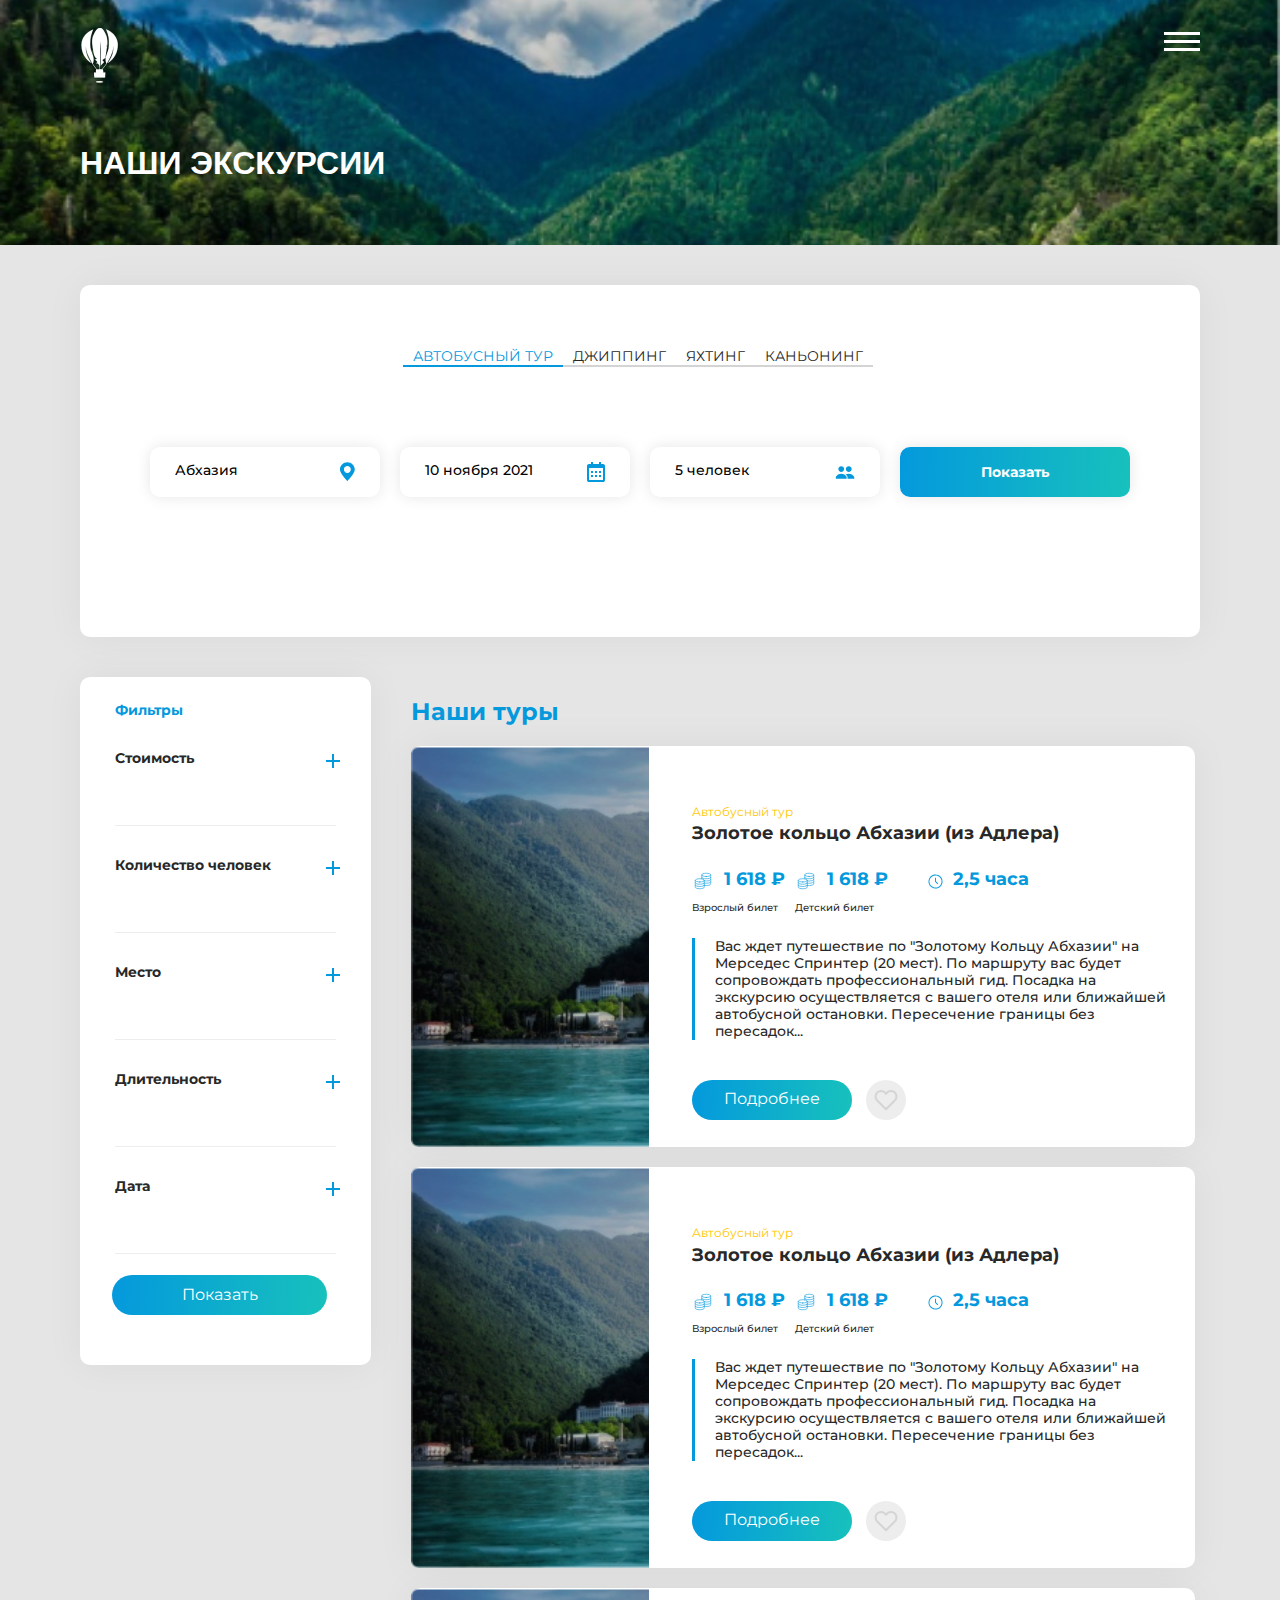
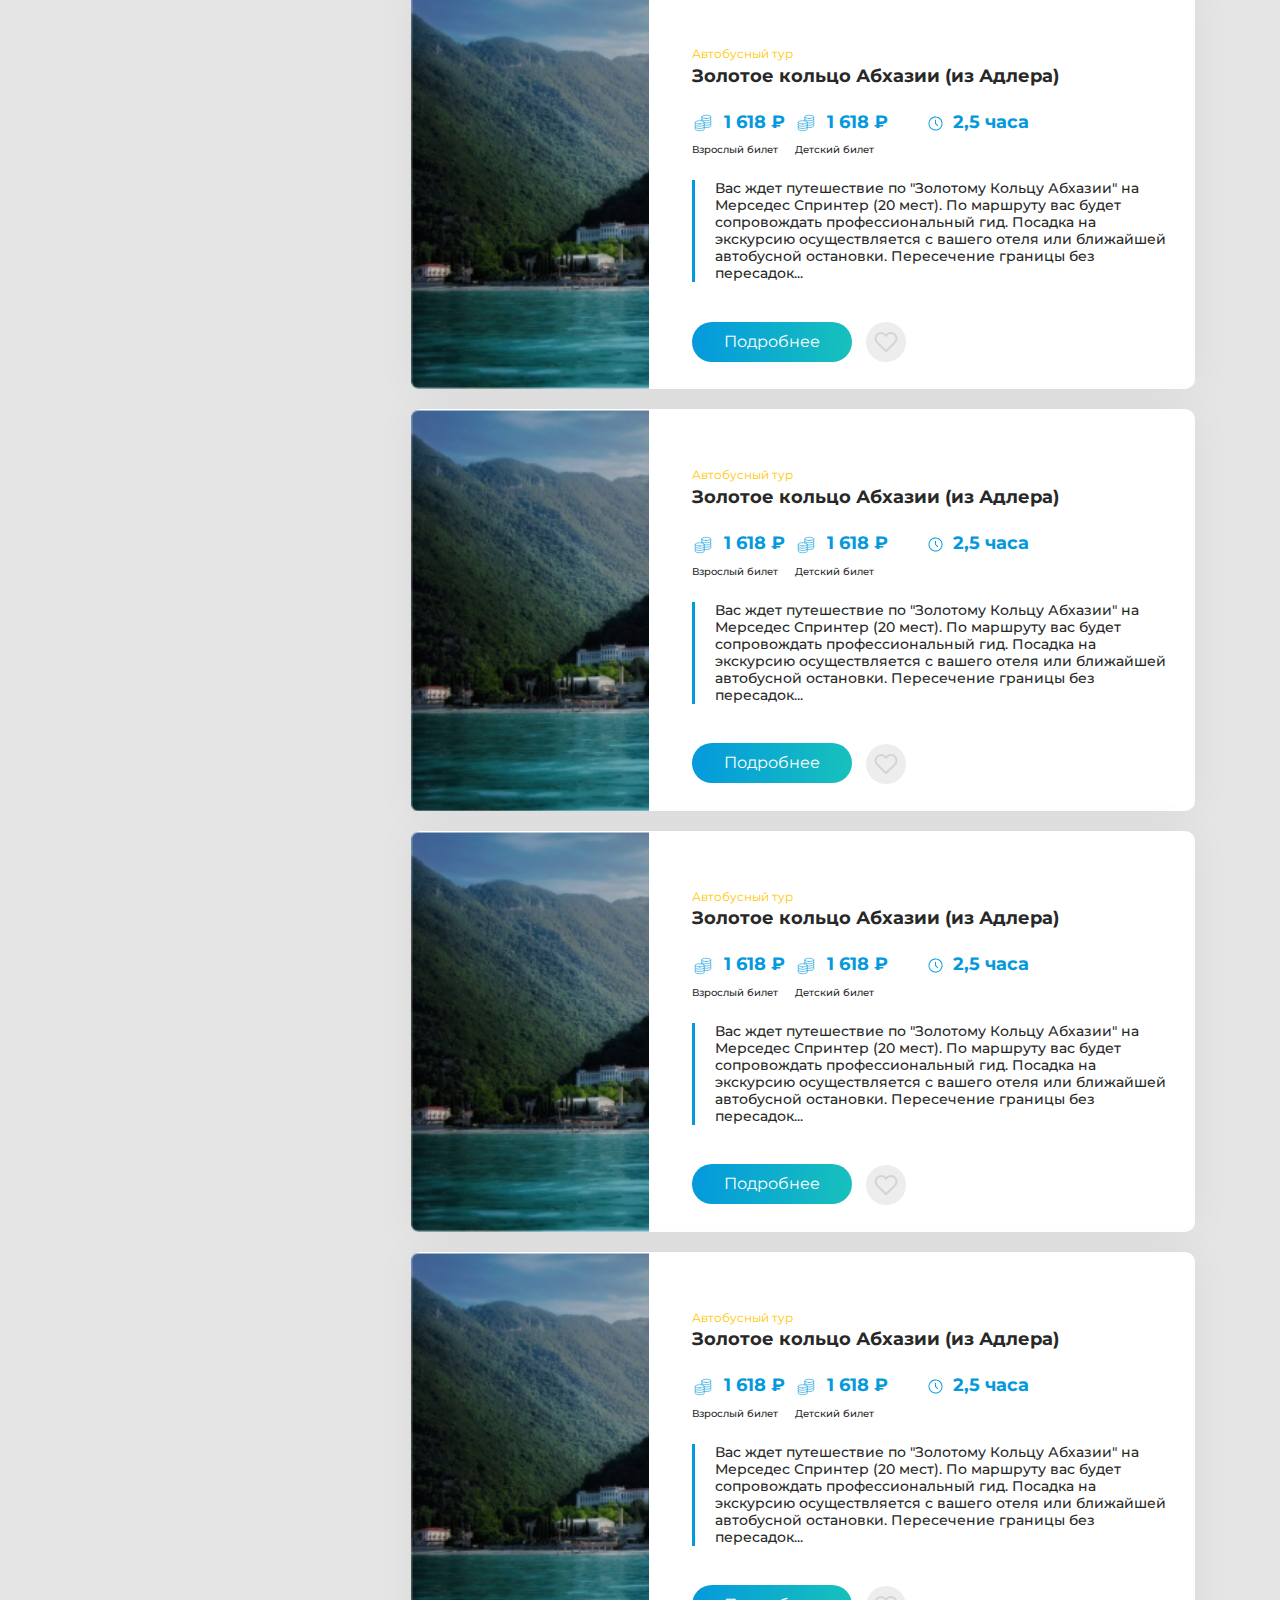
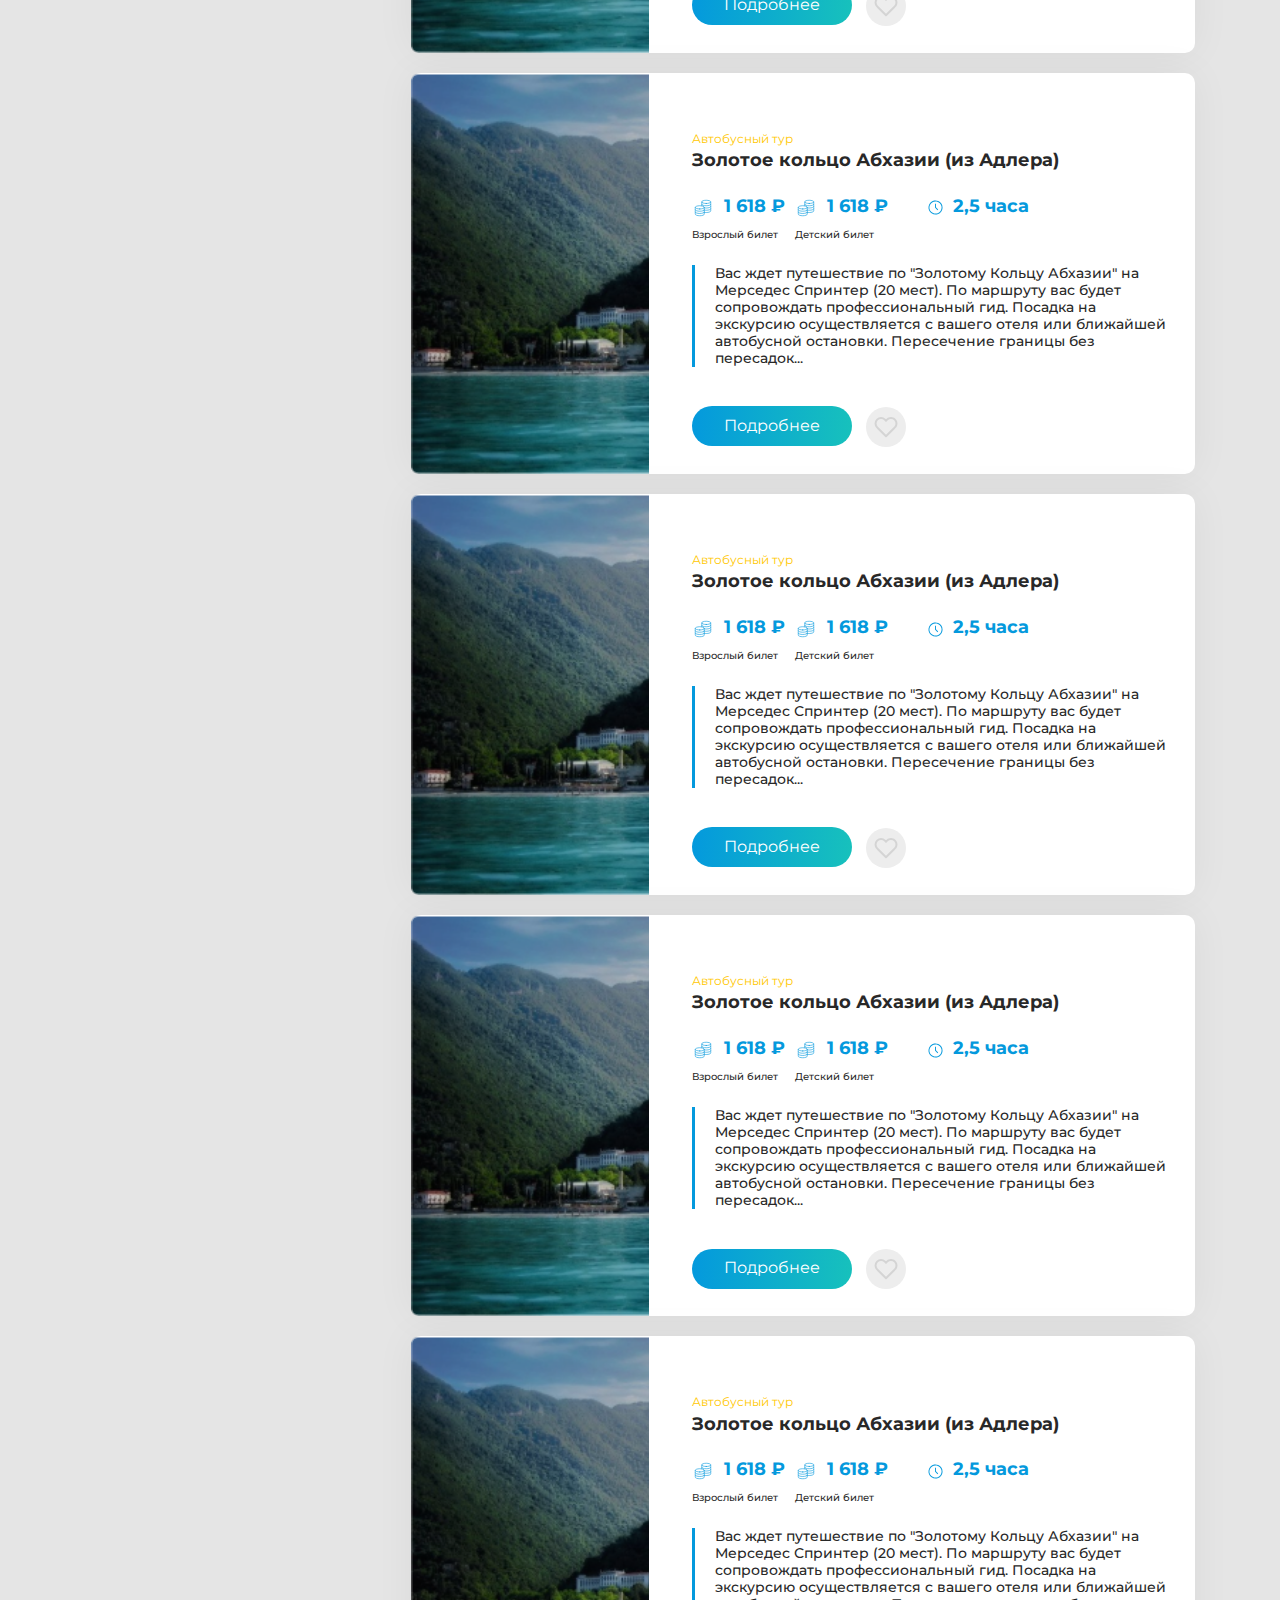
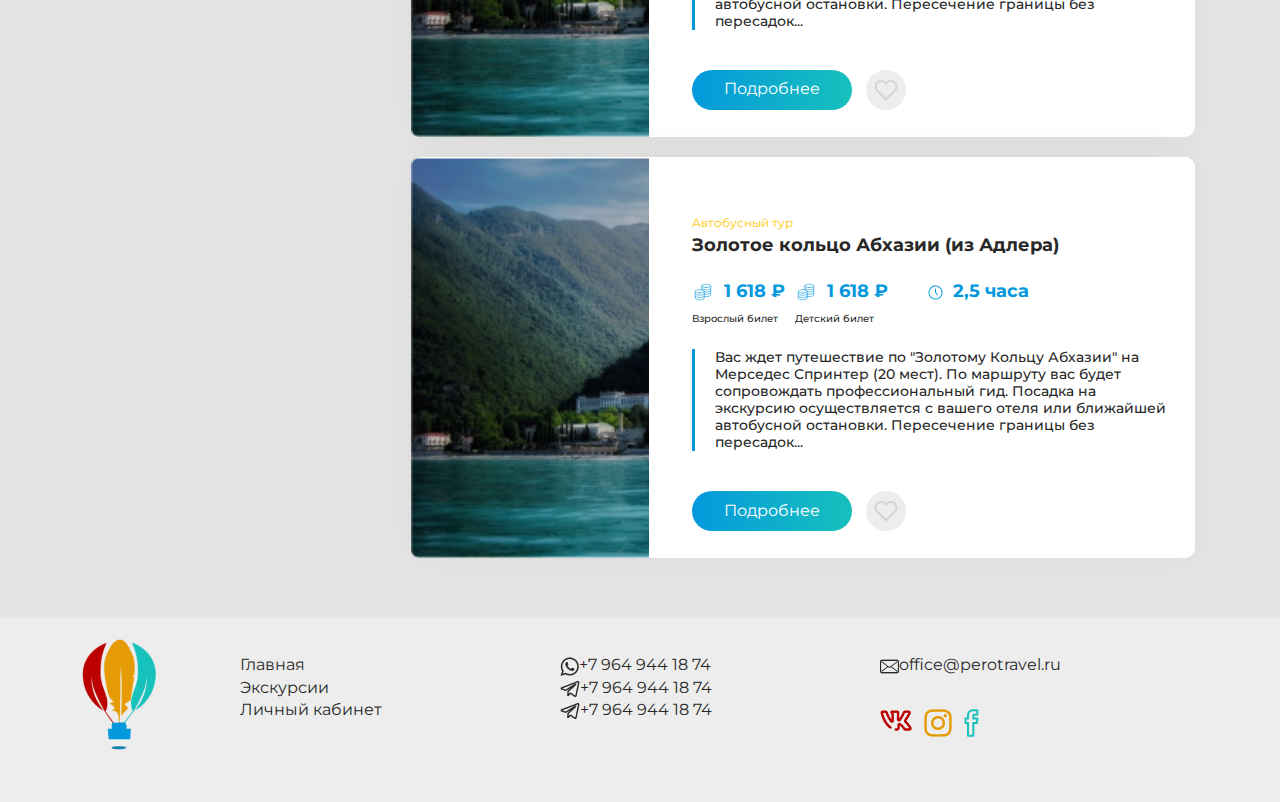
<file: excursions.html>
<!DOCTYPE html>
<html lang="en" xmlns="">

<head>
    <meta name="viewport" content="width=device-width, initial-scale=1">

    <meta property="og:title" content="">
    <meta property="og:type" content="">
    <meta property="og:url" content="">
    <meta property="og:image" content="">

    <link rel="manifest" href="site.webmanifest">
    <link rel="apple-touch-icon" href="icon.png">
    <!-- Place favicon.ico in the root directory -->
    <link rel="preconnect" href="https://fonts.googleapis.com">
    <link rel="preconnect" href="https://fonts.gstatic.com" crossorigin>
    <link href="https://fonts.googleapis.com/css2?family=Montserrat:wght@400;500;700;800;900&display=swap"
        rel="stylesheet">

    <link rel="stylesheet" href="css/normalize.css">
	<link rel="stylesheet" href="libs/nouislider.min.css">
    <link rel="stylesheet" href="css/main.css">

    <meta charset="UTF-8">
    <title>excursions</title>
</head>

<body>
    <header id="header-excursions">
        <div class="container">
            <nav>
                <div class="logo"><a href="#"><img src="img/logo.png" alt="logo"></a></div>
                <div class="hamburger-menu">
                    <input id="menu__toggle" type="checkbox" />
                    <label class="menu__btn" for="menu__toggle">
                        <span></span>
                    </label>
                    <ul class="menu__box">
                        <li><a class="menu__item" href="index.html">Главная</a></li>
                        <li><a class="menu__item" href="#">Экскурсии</a></li>
                        <li><a class="menu__item" href="#">Личный кабинет</a></li>
                    </ul>
                </div>
            </nav>
            <h1>Наши экскурсии</h1>
        </div>
    </header>
    <main id="main-excursion">
        <div class="container">
            <div class="excursions-filter">
                <div class="excursions-filter-radio">
                  <div class="form-radio-btn">
                      <input id="radio-1" type="radio" name="radio" value="1" checked>
                      <label for="radio-1">АВТОБУСНЫЙ ТУР</label>
                  </div>
                  <div class="form-radio-btn">
                      <input id="radio-2" type="radio" name="radio" value="2">
                      <label for="radio-2">ДЖИППИНГ</label>
                  </div>
                  <div class="form-radio-btn">
                      <input id="radio-3" type="radio" name="radio" value="3">
                      <label for="radio-3">ЯХТИНГ</label>
                  </div>
                  <div class="form-radio-btn">
                      <input id="radio-4" type="radio" name="radio" value="4">
                      <label for="radio-4">КАНЬОНИНГ</label>
                  </div>
                </div>
                <div class="excursions-filter-buttons">
                    <div class="excursions-filter-button" id="excursions-place"><button>Абхазия <img src="img/map1.svg" alt="map"></button></div>
                    <div class="excursions-filter-button" id="excursions-date"><button>10 ноября 2021 <img src="img/calendar.svg" alt="calendar"></button></div>
                    <div class="excursions-filter-button" id="excursions-peoples"><button>5 человек <img src="img/peoples.svg" alt="peoples"></button></div>
                    <div class="excursions-filter-button-sub" id="excursions-submit"><button>Показать</button></div>
                </div>
            </div>

            <div class="excursions-our-tours">
                <div class="excursions-filter-left">
                    <h5>Фильтры</h5>
	                  <div class="filter-left-items">
		                    <div class="filter-left-item">
		                        <div class="filter-top"><h6>Стоимость</h6><input data-toggle-id="price-filter" type="checkbox" name="checkbox-price" id="checkbox-price" class="menu__toggle1" checked="checked"><label class="menu__btn1" for="checkbox-price"><span></span></label></div>
														<div id="price-filter" hidden>
															<label for="input-0"></label><input type="number" class="price-input" min="1000" max="8000" name="price-filter-input" id="input-0">
															<label for="input-1"></label><input type="number" class="price-input" min="1000" max="8000" name="price-filter-input" id="input-1">
															<div class="filter-price__slider" id="range-slider"></div>
														</div>
		                    </div>
		                    <div class="filter-left-item">
		                        <div class="filter-top"><h6>Количество человек</h6><input data-toggle-id="peoples-filter" type="checkbox" name="checkbox-people" id="checkbox-peoples" class="menu__toggle1" checked="checked"><label class="menu__btn1" for="checkbox-peoples"><span></span></label></div>
														<div id="peoples-filter" hidden>
															<div class="pfr" id="peoples-filter-btn-1"><input class="peoples-filter-radio" type="radio" name="peoples-radio" id="peoples-radio-1" value="1" hidden><label class="peoples-filter-btn" for="peoples-radio-1">1 чел.</label></div>
															<div class="pfr" id="peoples-filter-btn-2"><input class="peoples-filter-radio" type="radio" name="peoples-radio" id="peoples-radio-2" value="2" hidden><label class="peoples-filter-btn" for="peoples-radio-2">2 чел.</label></div>
															<div class="pfr" id="peoples-filter-btn-3"><input class="peoples-filter-radio" type="radio" name="peoples-radio" id="peoples-radio-3" value="3" hidden><label class="peoples-filter-btn" for="peoples-radio-3">3 чел.</label></div>
															<div class="pfr" id="peoples-filter-btn-4"><input class="peoples-filter-radio" type="radio" name="peoples-radio" id="peoples-radio-4" value="4" hidden><label class="peoples-filter-btn" for="peoples-radio-4">4 чел.</label></div>
															<div class="pfr" id="peoples-filter-btn-5"><input class="peoples-filter-radio" type="radio" name="peoples-radio" id="peoples-radio-5" value="5" checked hidden><label class="peoples-filter-btn" for="peoples-radio-5">5 чел.</label></div>
															<div class="pfr" id="peoples-filter-btn-6"><input class="peoples-filter-radio" type="radio" name="peoples-radio" id="peoples-radio-6" value="6" hidden><label class="peoples-filter-btn" for="peoples-radio-6">6 чел.</label></div>
															<div class="pfr" id="peoples-filter-btn-7"><input class="peoples-filter-radio" type="radio" name="peoples-radio" id="peoples-radio-7" value="7" hidden><label class="peoples-filter-btn" for="peoples-radio-7">7 чел.</label></div>
															<div class="pfr" id="peoples-filter-btn-8"><input class="peoples-filter-radio" type="radio" name="peoples-radio" id="peoples-radio-8" value="8" hidden><label class="peoples-filter-btn" for="peoples-radio-8">8 чел.</label></div>
															<div class="pfr" id="peoples-filter-btn-9" ><input class="peoples-filter-radio" type="radio" name="peoples-radio" id="peoples-radio-9" value="9" hidden><label class="peoples-filter-btn" for="peoples-radio-9">9 чел.</label></div>
															<div class="pfr" id="peoples-filter-btn-10"><input class="peoples-filter-radio" type="radio" name="peoples-radio" id="peoples-radio-10" value="10" hidden><label class="peoples-filter-btn" for="peoples-radio-10">10 чел.</label></div>
															<div class="pfr" id="peoples-filter-btn-11"><input class="peoples-filter-radio" type="radio" name="peoples-radio" id="peoples-radio-10+" value="11" hidden><label class="peoples-filter-btn" for="peoples-radio-10+">Больше 10 чел.</label></div>
														</div>
		                    </div>
		                    <div class="filter-left-item">
		                        <div class="filter-top"><h6>Место</h6><input data-toggle-id="map-filter" type="checkbox" name="checkbox-map" id="checkbox-map" class="menu__toggle1" checked="checked"><label class="menu__btn1" for="checkbox-map"><span></span></label></div>
														<div id="map-filter" hidden>
															<input type="radio" name="map-filter" id="Abkhazia"><label for="Abkhazia">Абхазия</label><br>
															<input type="radio" name="map-filter" id="Krasnaya_Polyana"><label for="Krasnaya_Polyana">Красная поляна</label><br>
															<input type="radio" name="map-filter" id="Sochi"><label for="Sochi">Сочи</label><br>
															<input type="radio" name="map-filter" id="Adler1"><label for="Adler1">Адлер</label><br>
															<input type="radio" name="map-filter" id="Adler2"><label for="Adler2">Адлер</label><br>
														</div>
		                    </div>
		                    <div class="filter-left-item">
		                        <div class="filter-top"><h6>Длительность</h6><input data-toggle-id="duration-filter" type="checkbox" name="checkbox-duration" id="checkbox-duration" class="menu__toggle1" checked="checked"><label class="menu__btn1" for="checkbox-duration"><span></span></label></div>
														<div id="duration-filter" hidden>
																<div class="pfr" id="duration-filter-btn-1"><input class="peoples-filter-radio" type="radio" name="duration-filter-radio" id="duration-filter-radio-1" value="1,5" hidden><label class="peoples-filter-btn" for="duration-filter-radio-1">1,5 часа</label></div>
																<div class="pfr" id="duration-filter-btn-2"><input class="peoples-filter-radio" type="radio" name="duration-filter-radio" id="duration-filter-radio-2" value="2,5" hidden><label class="peoples-filter-btn" for="duration-filter-radio-2">2,5 часа</label></div>
																<div class="pfr" id="duration-filter-btn-3"><input class="peoples-filter-radio" type="radio" name="duration-filter-radio" id="duration-filter-radio-3" value="3,5" hidden><label class="peoples-filter-btn" for="duration-filter-radio-3">3,5 часа</label></div>
														</div>
		                    </div>
		                    <div class="filter-left-item">
		                        <div class="filter-top"><h6>Дата</h6><input data-toggle-id="date-filter" type="checkbox" name="checkbox-date" id="checkbox-date" class="menu__toggle1" checked="checked"><label class="menu__btn1" for="checkbox-date"><span></span></label></div>
														<div id="date-filter" hidden></div>
		                    </div>
		                    <button id="filter-left-btn">Показать</button>
	                  </div>
                </div>
                <div class="our-tours">
                    <h2>Наши туры</h2>
                    <div class="our-tours-cards">
                        <div class="our-tours-card">
                            <div class="our-tours-card-img"></div>
                            <div class="our-tours-card-content">
                                <div class="our-tours-card-text">
                                    <span>Автобусный тур</span>
                                    <h4>Золотое кольцо Абхазии (из Адлера)</h4>
                                    <div class="our-tours-card-table">
                                        <div class="our-tours-card-td"><img src="img/coins.svg" alt=""><span
                                                style="color: #0499DD">1 618 ₽</span>
                                            <p>Взрослый билет</p>
                                        </div>
                                        <div class="our-tours-card-td"><img src="img/coins.svg" alt=""><span
                                                style="color: #0499DD">1 618 ₽</span>
                                            <p>Детский билет</p>
                                        </div>
                                        <div class="our-tours-card-td our-tours-time"><img src="img/time.svg"
                                                alt=""><span style="color: #0499DD">2,5 часа</span></div>
                                    </div>
                                    <div class="our-tours-card-description">
                                        <p>Вас ждет путешествие по "Золотому Кольцу Абхазии" на Мерседес Спринтер (20
                                            мест). По маршруту вас будет сопровождать профессиональный гид. Посадка на
                                            экскурсию осуществляется с вашего отеля или ближайшей автобусной остановки.
                                            Пересечение границы без пересадок...</p>
                                    </div>
                                </div>
                                <button class="our-tours-btn">Подробнее</button> <button class="our-tours-like"><img src="img/like.svg"
                                        alt=""></button>
                            </div>
                        </div>
                        <div class="our-tours-card">
                            <div class="our-tours-card-img"></div>
                            <div class="our-tours-card-content">
                                <div class="our-tours-card-text">
                                    <span>Автобусный тур</span>
                                    <h4>Золотое кольцо Абхазии (из Адлера)</h4>
                                    <div class="our-tours-card-table">
                                        <div class="our-tours-card-td"><img src="img/coins.svg" alt=""><span
                                                style="color: #0499DD">1 618 ₽</span>
                                            <p>Взрослый билет</p>
                                        </div>
                                        <div class="our-tours-card-td"><img src="img/coins.svg" alt=""><span
                                                style="color: #0499DD">1 618 ₽</span>
                                            <p>Детский билет</p>
                                        </div>
                                        <div class="our-tours-card-td our-tours-time"><img src="img/time.svg"
                                                alt=""><span style="color: #0499DD">2,5 часа</span></div>
                                    </div>
                                    <div class="our-tours-card-description">
                                        <p>Вас ждет путешествие по "Золотому Кольцу Абхазии" на Мерседес Спринтер (20
                                            мест). По маршруту вас будет сопровождать профессиональный гид. Посадка на
                                            экскурсию осуществляется с вашего отеля или ближайшей автобусной остановки.
                                            Пересечение границы без пересадок...</p>
                                    </div>
                                </div>
                                <button class="our-tours-btn">Подробнее</button> <button class="our-tours-like"><img src="img/like.svg"
                                        alt=""></button>
                            </div>
                        </div>
                        <div class="our-tours-card">
                            <div class="our-tours-card-img"></div>
                            <div class="our-tours-card-content">
                                <div class="our-tours-card-text">
                                    <span>Автобусный тур</span>
                                    <h4>Золотое кольцо Абхазии (из Адлера)</h4>
                                    <div class="our-tours-card-table">
                                        <div class="our-tours-card-td"><img src="img/coins.svg" alt=""><span
                                                style="color: #0499DD">1 618 ₽</span>
                                            <p>Взрослый билет</p>
                                        </div>
                                        <div class="our-tours-card-td"><img src="img/coins.svg" alt=""><span
                                                style="color: #0499DD">1 618 ₽</span>
                                            <p>Детский билет</p>
                                        </div>
                                        <div class="our-tours-card-td our-tours-time"><img src="img/time.svg"
                                                alt=""><span style="color: #0499DD">2,5 часа</span></div>
                                    </div>
                                    <div class="our-tours-card-description">
                                        <p>Вас ждет путешествие по "Золотому Кольцу Абхазии" на Мерседес Спринтер (20
                                            мест). По маршруту вас будет сопровождать профессиональный гид. Посадка на
                                            экскурсию осуществляется с вашего отеля или ближайшей автобусной остановки.
                                            Пересечение границы без пересадок...</p>
                                    </div>
                                </div>
                                <button class="our-tours-btn">Подробнее</button> <button class="our-tours-like"><img src="img/like.svg"
                                        alt=""></button>
                            </div>
                        </div>
                        <div class="our-tours-card">
                            <div class="our-tours-card-img"></div>
                            <div class="our-tours-card-content">
                                <div class="our-tours-card-text">
                                    <span>Автобусный тур</span>
                                    <h4>Золотое кольцо Абхазии (из Адлера)</h4>
                                    <div class="our-tours-card-table">
                                        <div class="our-tours-card-td"><img src="img/coins.svg" alt=""><span
                                                style="color: #0499DD">1 618 ₽</span>
                                            <p>Взрослый билет</p>
                                        </div>
                                        <div class="our-tours-card-td"><img src="img/coins.svg" alt=""><span
                                                style="color: #0499DD">1 618 ₽</span>
                                            <p>Детский билет</p>
                                        </div>
                                        <div class="our-tours-card-td our-tours-time"><img src="img/time.svg"
                                                alt=""><span style="color: #0499DD">2,5 часа</span></div>
                                    </div>
                                    <div class="our-tours-card-description">
                                        <p>Вас ждет путешествие по "Золотому Кольцу Абхазии" на Мерседес Спринтер (20
                                            мест). По маршруту вас будет сопровождать профессиональный гид. Посадка на
                                            экскурсию осуществляется с вашего отеля или ближайшей автобусной остановки.
                                            Пересечение границы без пересадок...</p>
                                    </div>
                                </div>
                                <button class="our-tours-btn">Подробнее</button> <button class="our-tours-like"><img src="img/like.svg"
                                        alt=""></button>
                            </div>
                        </div>
                        <div class="our-tours-card">
                            <div class="our-tours-card-img"></div>
                            <div class="our-tours-card-content">
                                <div class="our-tours-card-text">
                                    <span>Автобусный тур</span>
                                    <h4>Золотое кольцо Абхазии (из Адлера)</h4>
                                    <div class="our-tours-card-table">
                                        <div class="our-tours-card-td"><img src="img/coins.svg" alt=""><span
                                                style="color: #0499DD">1 618 ₽</span>
                                            <p>Взрослый билет</p>
                                        </div>
                                        <div class="our-tours-card-td"><img src="img/coins.svg" alt=""><span
                                                style="color: #0499DD">1 618 ₽</span>
                                            <p>Детский билет</p>
                                        </div>
                                        <div class="our-tours-card-td our-tours-time"><img src="img/time.svg"
                                                alt=""><span style="color: #0499DD">2,5 часа</span></div>
                                    </div>
                                    <div class="our-tours-card-description">
                                        <p>Вас ждет путешествие по "Золотому Кольцу Абхазии" на Мерседес Спринтер (20
                                            мест). По маршруту вас будет сопровождать профессиональный гид. Посадка на
                                            экскурсию осуществляется с вашего отеля или ближайшей автобусной остановки.
                                            Пересечение границы без пересадок...</p>
                                    </div>
                                </div>
                                <button class="our-tours-btn">Подробнее</button> <button class="our-tours-like"><img src="img/like.svg"
                                        alt=""></button>
                            </div>
                        </div>
                        <div class="our-tours-card">
                            <div class="our-tours-card-img"></div>
                            <div class="our-tours-card-content">
                                <div class="our-tours-card-text">
                                    <span>Автобусный тур</span>
                                    <h4>Золотое кольцо Абхазии (из Адлера)</h4>
                                    <div class="our-tours-card-table">
                                        <div class="our-tours-card-td"><img src="img/coins.svg" alt=""><span
                                                style="color: #0499DD">1 618 ₽</span>
                                            <p>Взрослый билет</p>
                                        </div>
                                        <div class="our-tours-card-td"><img src="img/coins.svg" alt=""><span
                                                style="color: #0499DD">1 618 ₽</span>
                                            <p>Детский билет</p>
                                        </div>
                                        <div class="our-tours-card-td our-tours-time"><img src="img/time.svg"
                                                alt=""><span style="color: #0499DD">2,5 часа</span></div>
                                    </div>
                                    <div class="our-tours-card-description">
                                        <p>Вас ждет путешествие по "Золотому Кольцу Абхазии" на Мерседес Спринтер (20
                                            мест). По маршруту вас будет сопровождать профессиональный гид. Посадка на
                                            экскурсию осуществляется с вашего отеля или ближайшей автобусной остановки.
                                            Пересечение границы без пересадок...</p>
                                    </div>
                                </div>
                                <button class="our-tours-btn">Подробнее</button> <button class="our-tours-like"><img src="img/like.svg"
                                        alt=""></button>
                            </div>
                        </div>
                        <div class="our-tours-card">
                            <div class="our-tours-card-img"></div>
                            <div class="our-tours-card-content">
                                <div class="our-tours-card-text">
                                    <span>Автобусный тур</span>
                                    <h4>Золотое кольцо Абхазии (из Адлера)</h4>
                                    <div class="our-tours-card-table">
                                        <div class="our-tours-card-td"><img src="img/coins.svg" alt=""><span
                                                style="color: #0499DD">1 618 ₽</span>
                                            <p>Взрослый билет</p>
                                        </div>
                                        <div class="our-tours-card-td"><img src="img/coins.svg" alt=""><span
                                                style="color: #0499DD">1 618 ₽</span>
                                            <p>Детский билет</p>
                                        </div>
                                        <div class="our-tours-card-td our-tours-time"><img src="img/time.svg"
                                                alt=""><span style="color: #0499DD">2,5 часа</span></div>
                                    </div>
                                    <div class="our-tours-card-description">
                                        <p>Вас ждет путешествие по "Золотому Кольцу Абхазии" на Мерседес Спринтер (20
                                            мест). По маршруту вас будет сопровождать профессиональный гид. Посадка на
                                            экскурсию осуществляется с вашего отеля или ближайшей автобусной остановки.
                                            Пересечение границы без пересадок...</p>
                                    </div>
                                </div>
                                <button class="our-tours-btn">Подробнее</button> <button class="our-tours-like"><img src="img/like.svg"
                                        alt=""></button>
                            </div>
                        </div>
                        <div class="our-tours-card">
                            <div class="our-tours-card-img"></div>
                            <div class="our-tours-card-content">
                                <div class="our-tours-card-text">
                                    <span>Автобусный тур</span>
                                    <h4>Золотое кольцо Абхазии (из Адлера)</h4>
                                    <div class="our-tours-card-table">
                                        <div class="our-tours-card-td"><img src="img/coins.svg" alt=""><span
                                                style="color: #0499DD">1 618 ₽</span>
                                            <p>Взрослый билет</p>
                                        </div>
                                        <div class="our-tours-card-td"><img src="img/coins.svg" alt=""><span
                                                style="color: #0499DD">1 618 ₽</span>
                                            <p>Детский билет</p>
                                        </div>
                                        <div class="our-tours-card-td our-tours-time"><img src="img/time.svg"
                                                alt=""><span style="color: #0499DD">2,5 часа</span></div>
                                    </div>
                                    <div class="our-tours-card-description">
                                        <p>Вас ждет путешествие по "Золотому Кольцу Абхазии" на Мерседес Спринтер (20
                                            мест). По маршруту вас будет сопровождать профессиональный гид. Посадка на
                                            экскурсию осуществляется с вашего отеля или ближайшей автобусной остановки.
                                            Пересечение границы без пересадок...</p>
                                    </div>
                                </div>
                                <button class="our-tours-btn">Подробнее</button> <button class="our-tours-like"><img src="img/like.svg"
                                        alt=""></button>
                            </div>
                        </div>
                        <div class="our-tours-card">
                            <div class="our-tours-card-img"></div>
                            <div class="our-tours-card-content">
                                <div class="our-tours-card-text">
                                    <span>Автобусный тур</span>
                                    <h4>Золотое кольцо Абхазии (из Адлера)</h4>
                                    <div class="our-tours-card-table">
                                        <div class="our-tours-card-td"><img src="img/coins.svg" alt=""><span
                                                style="color: #0499DD">1 618 ₽</span>
                                            <p>Взрослый билет</p>
                                        </div>
                                        <div class="our-tours-card-td"><img src="img/coins.svg" alt=""><span
                                                style="color: #0499DD">1 618 ₽</span>
                                            <p>Детский билет</p>
                                        </div>
                                        <div class="our-tours-card-td our-tours-time"><img src="img/time.svg"
                                                alt=""><span style="color: #0499DD">2,5 часа</span></div>
                                    </div>
                                    <div class="our-tours-card-description">
                                        <p>Вас ждет путешествие по "Золотому Кольцу Абхазии" на Мерседес Спринтер (20
                                            мест). По маршруту вас будет сопровождать профессиональный гид. Посадка на
                                            экскурсию осуществляется с вашего отеля или ближайшей автобусной остановки.
                                            Пересечение границы без пересадок...</p>
                                    </div>
                                </div>
                                <button class="our-tours-btn">Подробнее</button> <button class="our-tours-like"><img src="img/like.svg"
                                        alt=""></button>
                            </div>
                        </div>
                        <div class="our-tours-card">
                            <div class="our-tours-card-img"></div>
                            <div class="our-tours-card-content">
                                <div class="our-tours-card-text">
                                    <span>Автобусный тур</span>
                                    <h4>Золотое кольцо Абхазии (из Адлера)</h4>
                                    <div class="our-tours-card-table">
                                        <div class="our-tours-card-td"><img src="img/coins.svg" alt=""><span
                                                style="color: #0499DD">1 618 ₽</span>
                                            <p>Взрослый билет</p>
                                        </div>
                                        <div class="our-tours-card-td"><img src="img/coins.svg" alt=""><span
                                                style="color: #0499DD">1 618 ₽</span>
                                            <p>Детский билет</p>
                                        </div>
                                        <div class="our-tours-card-td our-tours-time"><img src="img/time.svg"
                                                alt=""><span style="color: #0499DD">2,5 часа</span></div>
                                    </div>
                                    <div class="our-tours-card-description">
                                        <p>Вас ждет путешествие по "Золотому Кольцу Абхазии" на Мерседес Спринтер (20
                                            мест). По маршруту вас будет сопровождать профессиональный гид. Посадка на
                                            экскурсию осуществляется с вашего отеля или ближайшей автобусной остановки.
                                            Пересечение границы без пересадок...</p>
                                    </div>
                                </div>
                                <button class="our-tours-btn">Подробнее</button> <button class="our-tours-like"><img src="img/like.svg"
                                        alt=""></button>
                            </div>
                        </div>
                        <div class="our-tours-card">
                            <div class="our-tours-card-img"></div>
                            <div class="our-tours-card-content">
                                <div class="our-tours-card-text">
                                    <span>Автобусный тур</span>
                                    <h4>Золотое кольцо Абхазии (из Адлера)</h4>
                                    <div class="our-tours-card-table">
                                        <div class="our-tours-card-td"><img src="img/coins.svg" alt=""><span
                                                style="color: #0499DD">1 618 ₽</span>
                                            <p>Взрослый билет</p>
                                        </div>
                                        <div class="our-tours-card-td"><img src="img/coins.svg" alt=""><span
                                                style="color: #0499DD">1 618 ₽</span>
                                            <p>Детский билет</p>
                                        </div>
                                        <div class="our-tours-card-td our-tours-time"><img src="img/time.svg"
                                                alt=""><span style="color: #0499DD">2,5 часа</span></div>
                                    </div>
                                    <div class="our-tours-card-description">
                                        <p>Вас ждет путешествие по "Золотому Кольцу Абхазии" на Мерседес Спринтер (20
                                            мест). По маршруту вас будет сопровождать профессиональный гид. Посадка на
                                            экскурсию осуществляется с вашего отеля или ближайшей автобусной остановки.
                                            Пересечение границы без пересадок...</p>
                                    </div>
                                </div>
                                <button class="our-tours-btn">Подробнее</button> <button class="our-tours-like"><img src="img/like.svg"
                                        alt=""></button>
                            </div>
                        </div>
                    </div>
                </div>
            </div>
        </div>
    </main>
    <footer>
        <div class="container">
            <div class="footer-columns">
                <div class="logo-footer"><a href="#"><img src="img/logo_footer.png" alt="Logo Pero Travel"></a></div>
                <div class="links-footer">
                    <ul>
                        <li><a href="index.html">Главная</a></li>
                        <li><a href="#">Экскурсии</a></li>
                        <li><a href="#">Личный кабинет</a></li>
                    </ul>
                </div>
                <div class="contact-footer">
                    <ul>
                        <li><a href="https://wa.me/79371466603"><img src="img/watsapp_footer.png" alt="WatsApp">+7 964
                                944 18 74</a></li>
                        <li><a href="https://t.me/+79586741947" rel="nofollow noreferrer noopener" target="_blank"><img
                                    src="img/telegramm_footer.png" alt="Telegram">+7 964 944 18 74</a></li>
                        <li><a href="https://t.me/+79371466603"><img src="img/telegramm_footer.png" alt="Telegram">+7
                                964 944 18 74</a></li>
                    </ul>
                </div>
                <div class="contact-right">
                    <a href="mailto:office@perotravel.ru"><img src="img/mail_footer.png"
                            alt="email">office@perotravel.ru</a>
                </div>
                <div class="soc-icon">
                    <ul>
                        <li><a href="https://vk.com/devhash"><img src="img/vk_footer.png" alt="vkontakte"></a></li>
                        <li><a href="https://instagram.com/"><img src="img/inst_footer.png" alt="instagram"></a></li>
                        <li><a href="https://ru-ru.facebook.com/"><img src="img/fb_footer.png" alt="facebook"></a></li>
                    </ul>
                </div>

            </div>
        </div>
    </footer>
    <script>
      document.addEventListener('click', function(e) {
        let id = e.target.dataset.toggleId
        if(!id) return
        let elem = document.getElementById(id)
        elem.hidden = ! elem.hidden
      })
    </script>

    <script src="libs/nouislider.min.js"></script>
    <script src="js/range-slider.js"></script>
    <script src="js/vendor/modernizr-3.11.2.min.js"></script>
    <script src="js/plugins.js"></script>
    <script src="js/main.js"></script>

</body>

</html>
</file>
<file: css/main.css>
/*! HTML5 Boilerplate v8.0.0 | MIT License | https://html5boilerplate.com/ */

/* main.css 2.1.0 | MIT License | https://github.com/h5bp/main.css#readme */
/*
 * What follows is the result of much research on cross-browser styling.
 * Credit left inline and big thanks to Nicolas Gallagher, Jonathan Neal,
 * Kroc Camen, and the H5BP dev community and team.
 */

/* ==========================================================================
    Base styles: opinionated defaults
   ========================================================================== */
@font-face {
  font-family: mr_KindlyJasmineG;
  src: url("../fonts/mr_kindlyjasmineg.otf");
}

html {
  max-width: 1800px;
  margin: 0 auto;
  color: #222;
  font-family: 'Montserrat', sans-serif;
  font-style: normal;
  font-size: 1em;
  line-height: 1.4;
}


/*
 * Remove text-shadow in selection highlight:
 * https://twitter.com/miketaylr/status/12228805301
 *
 * Vendor-prefixed and regular ::selection selectors cannot be combined:
 * https://stackoverflow.com/a/16982510/7133471
 *
 * Customize the background color to match your design.
 */

::-moz-selection {
  background: #b3d4fc;
  text-shadow: none;
}

::selection {
  background: #b3d4fc;
  text-shadow: none;
}

/*
 * A better looking default horizontal rule
 */

hr {
  display: block;
  height: 1px;
  border: 0;
  border-top: 1px solid #ccc;
  margin: 1em 0;
  padding: 0;
}

/*
 * Remove the gap between audio, canvas, iframes,
 * images, videos and the bottom of their containers:
 * https://github.com/h5bp/html5-boilerplate/issues/440
 */

audio,
canvas,
iframe,
img,
svg,
video {
  vertical-align: middle;
}

/*
 * Remove default fieldset styles.
 */

fieldset {
  border: 0;
  margin: 0;
  padding: 0;
}

/*
 * Allow only vertical resizing of textareas.
 */

textarea {
  resize: vertical;
}

/* ==========================================================================
    Author's custom styles
   ========================================================================== */
h1 {
  font-family: Geneva, Arial, sans-serif;
  margin: 0;
  color: #FFFFFF;
}

h2 {
  font-weight: 700;
  font-size: 24px;
  line-height: 29px;
  color: #0499DD;
}

h3 {
  font-weight: 700;
  font-size: 14px;
  line-height: 17px;
  color: #FFC700;
  margin: 0 0 10px 10px;
}

h4 {
  font-style: normal;
  font-weight: 700;
  font-size: 18px;
  line-height: 22px;
  color: #0499DD;
}

h5 {
  font-style: normal;
  font-weight: 700;
  font-size: 14px;
  line-height: 17px;
  color: #0499DD;
  margin: 25px 35px 31px;
}

h6 {
  font-style: normal;
  margin: 0;
  font-weight: 700;
  font-size: 14px;
  line-height: 17px;
  color: #282828;
}

p {
  font-weight: 500;
  font-size: 14px;
  line-height: 17px;
  color: #282828;
}

li {
  list-style-type: none;
  margin-left: 0;
  padding-left: 0;
}

a {
  color: #282828;
}

a:hover {
  color: #FFC700;
}

#tagline_text1 {
  text-transform: uppercase;
  font-weight: 700;
  font-size: 72px;
  line-height: 44px;
}

#tagline_text2 {
  font-family: mr_KindlyJasmineG, fantasy;
  margin-left: 545px;
  font-style: normal;
  font-weight: 400;
  font-size: 64px;
  color: #FFC700;
}

#tagline_text3 {
  padding-bottom: 80px;
  font-weight: 900;
  font-size: 96px;
  -webkit-text-stroke-width: 2px;
  -webkit-text-stroke-color: #ffffff;
  -webkit-text-fill-color: transparent;
}

.container {
  max-width: 1120px;
  margin: 0 auto;
}

header {
  background-image: url(../img/bg_header.png);
  background-size: cover;
  margin-bottom: 50px;
  position: relative;
  top: 0;
  left: 0;
}

.logo {
  padding-top: 27px;
}

.hamburger-menu {
  display: flex;
  flex-direction: row-reverse;
  align-items: center;
}

#menu__toggle {
  opacity: 0;
}

#menu__toggle:checked~.menu__btn>span {
  transform: rotate(45deg);
}

#menu__toggle:checked~.menu__btn>span::before {
  top: 0;
  transform: rotate(0);
}

#menu__toggle:checked~.menu__btn>span::after {
  top: 0;
  transform: rotate(90deg);
}

#menu__toggle:checked~.menu__box {
  visibility: visible;
  left: 0;
}

.menu__btn {
  display: flex;
  align-items: center;
  position: absolute;
  margin-left: 10px;
  width: 36px;
  height: 36px;
  cursor: pointer;
  z-index: 1;
}

.menu__btn>span,
.menu__btn>span::before,
.menu__btn>span::after {
  display: block;
  position: absolute;
  width: 100%;
  height: 3px;
  background-color: #fff;
  transition-duration: .25s;
}

.menu__btn>span::before {
  content: '';
  top: -8px;
}

.menu__btn>span::after {
  content: '';
  top: 8px;
}

.menu__box {
  display: block;
  visibility: hidden;
  padding-right: 35px;
  margin: 0;
  background-color: transparent;
}

nav {
  margin-bottom: 150px;
  display: flex;
  justify-content: space-between;
  align-items: center;
}

nav ul {
  display: flex;
  justify-content: space-around;
  align-items: center;
}

nav li {
  padding-left: 20px;
}

nav a {
  text-decoration: none;
  color: white;
}

.tagline {
  display: flex;
  justify-content: space-between;
  align-items: center;
  padding-bottom: 248px;
}

.tagline-right li {
  padding-bottom: 15px;
}

button {
  width: 230px;
  height: 50px;
  left: 160px;
  top: 491px;
  color: white;
  background: linear-gradient(92.71deg, #0499DD 0%, #17C1BC 100%);
  border-radius: 60px;
}

button a {
  color: rgb(244, 192, 192);
  text-decoration: none;
}

.video-position {
  position: absolute;
  bottom: -12%;
  right: 0;
  width: 70%;
}

.video-main::-webkit-scrollbar {
  width: 0;
}

.video-main {
  position: relative;
  display: flex;
  align-items: flex-end;
  padding: 0 0 0 50px;
  overflow-x: auto;
}

iframe {
  border-radius: 10px;
}

#video_1 {
  padding-right: 20px;
}

#video_2 {
  padding-right: 20px;
}

main {
  margin-top: -50px;
}

.popular-excursions {
  margin-top: 260px;
  display: flex;
  align-items: center;
  justify-content: space-between;
}

.popular-cards {
  display: flex;
  margin-left: 0;
  margin-top: 90px;
  margin-bottom: 20px;
  position: relative;
  left: 0;
  transition: all ease 1s;
  /* overflow: hidden; */
}

.popular-card {
  min-width: 360px;
  max-height: 497px;
  border-radius: 10px;
  margin-right: 20px;
  padding-top: 250px;
  display: flex;
  flex-direction: column;
  justify-content: space-between;
  font-style: normal;
  font-weight: 500;
  font-size: 12px;
  line-height: 15px;
  color: #FFFFFF;
}

.slider {
  margin: 20px 0 0 10%;
  overflow: hidden;
}

.slider-line {
  display: flex;
  position: relative;
  left: 0;
  transition: all ease 1s;
}

.popular-card p {
  margin: 0 10px;
  color: #fff;
}

.popular-card button {
  width: 160px;
  min-height: 40px;
  margin: 20px 124px 42px 16px;
}

#popular-card-1 {
  background-image: url(../img/card1.png);
  background-size: cover;
}

#popular-card-2 {
  background-image: url(../img/card2.png);
  background-size: cover;
}

#popular-card-3 {
  background-image: url(../img/card3.png);
  background-size: cover;
}

#popular-card-4 {
  background-image: url(../img/card4.png);
  background-size: cover;
}

#popular-card-5 {
  background-image: url(../img/card1.png);
  background-size: cover;
}

#popular-card-6 {
  background-image: url(../img/card2.png);
  background-size: cover;
}

#popular-card-7 {
  background-image: url(../img/card3.png);
  background-size: cover;
}

#popular-card-8 {
  background-image: url(../img/card4.jpg);
  background-size: cover;
}

.slider-prev,
.slider-next {
  font-style: revert;
  font-size: 80px;
  cursor: pointer;
  color: #D4D4D4;
  width: 70px;
  height: 70px;
  background: white;
  border: white;
  border-radius: 0;
}

.slider-button button:hover {
  color: #0499DD;
}

.about-us {
  max-height: 749px;
  margin: 150px 0;
  display: grid;
  grid-template-columns: repeat(14, 1fr);
  grid-template-rows: repeat(11, 1fr);
  grid-column-gap: 0;
  grid-row-gap: 0;
}

.about-img {
  grid-area: 1 / 1 / 12 / 11;
  background-image: url(../img/about_img.png);
  background-size: cover;
  border-radius: 0 10px 10px 0;
}

.about-card {
  border-radius: 10px;
  background: #EDEDED;
  grid-area: 3 / 8 / 10 / 13;
}

.about-card h2 {
  padding-top: 61px;
  padding-bottom: 40px;
  margin-left: 85px;
}

.about-card p {
  margin-right: 75px;
  margin-left: 85px;
  margin-bottom: 105px;
  font-weight: 500;
  font-size: 14px;
  line-height: 17px;
}

.types {
  display: grid;
  grid-template-columns: repeat(2, 1fr);
  grid-template-rows: repeat(2, 1fr);
  grid-column-gap: 20px;
  grid-row-gap: 40px;
}

.type {
  display: flex;
  align-items: flex-start;
}

.type-text {
  margin-left: 20px;
}

.type-container {
  margin: 60px auto 130px;
  max-width: 550px;
  text-align: center;
}

.gallery {
  display: flex;
  justify-content: space-between;
  align-items: center;
  margin-bottom: 90px;
}

.gallery-img {
  min-height: 564px;
  max-width: 1440px;
  margin: 15px auto 152px;
  display: grid;
  grid-template-columns: repeat(11, 1fr);
  grid-template-rows: repeat(4, 1fr);
  grid-column-gap: 20px;
  grid-row-gap: 20px;
}

#img1 {
  grid-area: 1 / 1 / 3 / 5;
  background-image: url(../img/1.png);
  background-size: cover;
}

#img2 {
  grid-area: 1 / 5 / 5 / 8;
  background-image: url(../img/2.png);
  background-size: cover;
}

#img3 {
  grid-area: 1 / 8 / 3 / 10;
  background-image: url(../img/3.png);
  background-size: cover;
}

#img4 {
  grid-area: 1 / 10 / 3 / 12;
  background-image: url(../img/4.png);
  background-size: cover;
}

#img5 {
  grid-area: 3 / 1 / 5 / 3;
  background-image: url(../img/5.png);
  background-size: cover;
}

#img6 {
  grid-area: 3 / 3 / 4 / 5;
  background-image: url(../img/6.png);
  background-size: cover;
}

#img7 {
  grid-area: 4 / 3 / 5 / 5;
  background-image: url(../img/7.png);
  background-size: cover;
}

#img8 {
  grid-area: 3 / 8 / 5 / 12;
  background-image: url(../img/8.png);
  background-size: cover;
}

.reviews {
  display: flex;
  justify-content: space-between;
  align-items: center;
  margin-bottom: 90px;
}

.reviews-cards {
  display: flex;
  margin-left: 10%;
  overflow: hidden;
}

.reviews-card {
  min-width: 740px;
  height: 322px;
  margin-left: 20px;
  background-color: #EDEDED;
  display: flex;
  border-radius: 10px;
}

.img-reviews {
  padding: 38px 28px 39px 45px;
}

.reviews-card p {
  margin-top: 38px;
  margin-right: 27px;
}

.reviews-text {
  font-weight: 700;
  font-size: 14px;
  line-height: 17px;
  color: #282828;
}

.contact-us {
  margin-top: 150px;
  background-image: url(../img/request_bg.png);
}

.request {
  max-width: 560px;
  height: 640px;
  margin-left: 50%;
  background: rgba(0, 0, 0, 0.3);
  backdrop-filter: blur(10px);
}

.request h2 {
  margin: 0 0 6px 10%;
  padding-top: 132px;
  font-weight: 700;
  font-size: 24px;
  line-height: 29px;
  color: #FFFFFF;
}

.request p {
  margin-left: 10%;
  margin-bottom: 0;
  font-weight: 500;
  font-size: 14px;
  line-height: 17px;
  color: #FFC700;
}

.request input {
  width: 80%;
  height: 15px;
  margin: 22px 10%;
  border: none;
  border-bottom: #fff solid 2px;
  background: transparent;
  color: white;
}

.request input:-webkit-autofill {
  box-shadow: none;
  -webkit-box-shadow: inset 0 0 0 50px rgba(0, 0, 0, 0.7);
  -webkit-text-fill-color: white;
}

#request-submit {
  width: 230px;
  height: 50px;
  left: 160px;
  top: 491px;
  border: none;
  color: white;
  background: linear-gradient(92.71deg, #0499DD 0%, #17C1BC 100%);
  border-radius: 60px;
}

#request-submit:hover {
  cursor: pointer;
  color: #FFC700;
}

::placeholder {
  color: white;
}

label {
  color: transparent;
}

footer {
  background-color: #ededed;
}

.footer-columns {
  padding-top: 20px;
  display: grid;
  grid-template-columns: repeat(7, 1fr);
  grid-template-rows: repeat(3, 1fr);
  grid-column-gap: 0;
  grid-row-gap: 0;
}

.logo-footer {
  grid-area: 1 / 1 / 4 / 2;
}

.links-footer {
  grid-area: 1 / 2 / 3 / 4;
}

.contact-footer {
  grid-area: 1 / 4 / 4 / 6;
}

.contact-right {
  grid-area: 1 / 6 / 2 / 8;
}

.soc-icon {
  grid-area: 2 / 6 / 4 / 8;
}

footer a {
  text-decoration: none;
  margin-bottom: 8px;
}

footer ul {
  padding: 0;
}

.soc-icon ul {
  display: flex;
}

.contact-right {
  margin: 16px 0;
}

.soc-icon li {
  margin-right: 12px;
}


/*PAGE 2*/


#header-excursions {
  background-image: url(../img/1.png);
  background-position: center;
}

#header-excursions nav {
  margin-bottom: 0;
}

#header-excursions h1 {
  text-transform: uppercase;
  margin: 0;
  padding-top: 57px;
  padding-bottom: 59px;
}

#main-excursion {
  padding: 40px 0;
  background: #E5E5E5;
}

.excursions-filter {
  background-color: #fff;
  padding: 60px 0;
  box-shadow: 0 0 40px rgba(0, 0, 0, 0.05);
  border-radius: 10px;
}

.excursions-filter-radio {
  max-width: 475px;
  margin: 0 auto;
}

.form-radio-btn {
  display: inline-block;
  margin-right: -4px;
}

.form-radio-btn input[type=radio] {
  display: none;
}

.form-radio-btn label {
  display: inline-block;
  color: #282828;
  cursor: pointer;
  padding: 0 10px;
  font-size: 14px;
  line-height: 17px;
  border: none;
  border-bottom: 2px solid #D4D4D4;
  user-select: none;
}

/* Checked */
.form-radio-btn input[type=radio]:checked+label {
  color: #0499DD;
  border-bottom: 2px solid #0499DD;
}

/* Hover */
.form-radio-btn label:hover {
  color: #0499DD;
}

/* Disabled */
.form-radio-btn input[type=radio]:disabled+label {
  background: #efefef;
  color: #666;
}

.excursions-filter-buttons {
  display: flex;
  flex-wrap: wrap;
  justify-content: space-evenly;
  padding: 60px;
}

.excursions-filter-button button {
  font-weight: 500;
  font-size: 14px;
  line-height: 17px;
  color: #000000;
  padding: 15px 25px;
  display: flex;
  justify-content: space-between;
  margin: 20px 10px;
  max-width: 235px;
  height: 50px;
  background: #FFFFFF;
  box-shadow: 0 0 15px rgba(0, 0, 0, 0.1);
  border: none;
  border-radius: 10px;
  cursor: pointer;
}

.excursions-filter-button-sub button {
  font-weight: 700;
  font-size: 14px;
  line-height: 17px;
  margin: 20px 10px;
  max-width: 235px;
  height: 50px;
  box-shadow: 0 0 15px rgba(0, 0, 0, 0.1);
  border: none;
  border-radius: 10px;
  cursor: pointer;
}

.excursions-our-tours {
  display: flex;
  margin-top: 40px;
}

.excursions-filter-left {
  margin-right: 40px;
  width: 26%;
  height: fit-content;
  background-color: #fff;
  box-shadow: 0 0 40px rgba(0, 0, 0, 0.05);
  border-radius: 10px;
}

.excursions-filter-left label {
  font-style: normal;
  font-weight: 500;
  font-size: 12px;
  line-height: 15px;
  color: #282828;
  padding-left: 10px;
  display: inline-block;
}

.menu__toggle1 {
    opacity: 0;
}

.menu__toggle1:checked ~ .menu__btn1 > span {
    transform: rotate(90deg);
}
.menu__toggle1:checked ~ .menu__btn1 > span::before {
    top: 0;
    transform: rotate(90deg);
}

.menu__btn1 {
  margin-top: 10px;
    width: 10px;
    height: 25px;
    cursor: pointer;
    z-index: 1;
}

.menu__btn1 > span,
.menu__btn1 > span::before {
  display: block;
  position: absolute;
  width: 14px;
  height: 2px;
  background-color: #0499DD;
  transition-duration: .25s;
}

.menu__btn1 > span::before {
    content: '';
    top: 0;
}

.filter-left-item {
  margin: 31px 35px 21px;
  padding-bottom: 40px;
  border-bottom: 1px solid #EDEDED;
}

.filter-top {
  display: flex;
  justify-content: space-between;
  align-items: flex-start;
}

#filter-left-btn {
  width: 74%;
  height: 40px;
  margin: 0 11% 50px;
  border: none;
}

#filter-left-btn:hover {
  cursor: pointer;
  color: #FFC700;
}

.peoples-radios {
  display: flex;
  flex-wrap: wrap;
  justify-content: space-evenly;
}

.peoples-radio {
}

input::-webkit-outer-spin-button,
input::-webkit-inner-spin-button {
  -webkit-appearance: none;
  margin: 0;
}

#price-filter {
  display: grid;
  grid-template-columns: repeat(2, 1fr);
  grid-template-rows: 1fr;
  grid-column-gap: 15px;
  grid-row-gap: 0;
}

#input-0 {
  grid-area: 1 / 1 / 2 / 2;
}

#input-1 {
  grid-area: 1 / 2 / 2 / 3;
}

#price-filter label {
  padding: 0;
  display: none;
}

.price-input {
  height: 30px;
  padding: 7px 16px;
  font-size: 12px;
  line-height: 15px;
  color: #282828;
  background: #FFFFFF;
  border: 1px solid #EDEDED;
  border-radius: 40px;
}

.filter-price__slider {
  margin-top: 30px;
}

.noUi-target {
  width: 200%;
  margin-left: 8px;
  background: #D4D4D4;
  border-radius: 4px;
  border: none;
  box-shadow: none;
}

.noUi-horizontal {
  height: 3px;
}

.noUi-connect {
  background: #0499DD;
}

.noUi-horizontal .noUi-handle {
  width: 15px;
  height: 15px;
  right: -12px;
  top: -6px;
}

.noUi-handle {
  border-radius: 50px;
  background: #FFFFFF;
  border: 1px solid #D4D4D4;
}

.noUi-handle:after, .noUi-handle:before {
  content: "";
  display: block;
  position: absolute;
  height: 6px;
  width: 6px;
  background: #0499DD;
  border-radius: 100%;
  left: 4px;
  top: 4px;
}

#peoples-filter {
  display: grid;
  grid-template-columns: repeat(3, 73px);
  grid-template-rows: repeat(4, 30px);
  grid-column-gap: 3px;
  grid-row-gap: 7px;
}

.peoples-filter-btn {
  font-weight: 500;
  font-size: 12px;
  width: 75%;
  line-height: 15px;
  color: #282828;
  text-align: center;
  padding: 7px;
  border: 1px solid #EDEDED;
  border-radius: 40px;
}

#peoples-filter-btn-11 {
  grid-area: 4 / 2 / 5 / 4;
  width: 118%;
}

.peoples-filter-btn:hover {
  background: #0499DD;
  color: #FFFFFF;
}

#peoples-filter input[type=radio]:checked ~ label {
  background: #0499DD;
  color: #FFFFFF;
}

#duration-filter {
  display: grid;
  grid-template-columns: repeat(3, 73px);
  grid-template-rows: 30px;
  grid-column-gap: 3px;
  grid-row-gap: 0;
}

#duration-filter input[type=radio]:checked ~ label {
  background: #0499DD;
  color: #FFFFFF;
}


































.our-tours {
  width: 70%;
}

.our-tours-card {
  margin-bottom: 20px;
  display: flex;
  background: #FFFFFF;
  box-shadow: 0 0 40px rgba(0, 0, 0, 0.05);
  border-radius: 10px;
}

.our-tours-card-img {
  min-width: 238px;
  margin-right: 43px;
  background-image: url(../img/8.png);
  background-size: cover;
}

.our-tours-card-content {
  width: 541px;
}

.our-tours-card-text {
  margin: 27px 23px 20px 0;
  padding-top: 27px;
}

.our-tours-card-text span {
  font-size: 12px;
  line-height: 15px;
  color: #FFC700;
}

.our-tours-card-text h4 {
  color: #282828;
  margin-top: 0;
}

.our-tours-card-table {
  display: flex;
}

.our-tours-card-td p {
  font-weight: 500;
  font-size: 10px;
  line-height: 12px;
  color: #282828;
}

.our-tours-card-td span {
  font-weight: 700;
  font-size: 18px;
  line-height: 22px;
  color: #0499DD;
  padding: 0 10px;
}

.our-tours-time {
  padding-left: 30px;
}

.our-tours-card-description {
  padding-left: 20px;
  border-left: 3px solid #0499DD;
}

.our-tours-btn {
  width: 160px;
  height: 40px;
  border: none;
}

.our-tours-btn:hover {
  cursor: pointer;
  color: #FFC700;
}

.our-tours-like {
  width: 40px;
  height: 40px;
  border: none;
  margin: 20px 10px 27px;
  border-radius: 50px;
  background: #EDEDED;
}

.our-tours-like:hover {
  border: 2px solid #0499DD;
  color: #0499DD;

}

















































@media (max-width: 1480px) {
  .gallery-img {
    margin-left: 20px;
    margin-right: 20px;
  }
}

@media (max-width: 1240px) {

  .container {
    max-width: 1000px;
  }

  .popular-cards {
    height: max-content;
    justify-content: space-between;
  }

  .popular-card {
    min-width: 295px;
    max-height: 490px;
    border-radius: 10px;
    margin-right: 20px;
    padding-top: 130px;
  }

  .about-us {
    max-height: 549px;
    margin: 150px 60px 0 0;
    grid-template-columns: repeat(10, 1fr);
    grid-template-rows: repeat(11, 1fr);
    grid-column-gap: 0;
    grid-row-gap: 0;
  }

  .about-img {
    grid-area: 1 / 1 / 12 /7;
  }

  .about-card {
    grid-area: 3 / 4 / 8 / 5;
  }

  .about-card h2 {
    padding-top: 50px;
    padding-bottom: 30px;
    margin: 0 0 0 50px;
  }

  .about-card p {
    margin-right: 50px;
    margin-left: 50px;
    margin-bottom: 61px;
  }

  .about-card {
    grid-area: 3 / 5 / 10 / 13;
  }

  .gallery-img {
    min-height: 500px;
  }
}

@media (max-width: 1100px) {
  #tagline_text2 {
    margin-left: 500px;
  }

  #tagline_text3 {
    line-height: 90%;
  }

  .container {
    max-width: 88%;
  }

  .types {
    grid-template-columns: repeat(1, 1fr);
    grid-template-rows: repeat(4, 1fr);
  }

  .type-text h4 {
    margin-top: 0;
  }

  .gallery-img {
    min-height: 564px;
    max-width: 1440px;
    margin: 15px auto 152px;
    display: grid;
    grid-template-columns: repeat(11, 1fr);
    grid-template-rows: repeat(4, 1fr);
    grid-column-gap: 20px;
    grid-row-gap: 20px;
  }

  #img1 {
    grid-area: 1 / 1 / 3 / 5;
    background-image: url(../img/1.png);
    background-size: cover;
  }

  #img2 {
    grid-area: 1 / 1 / 5 / 6;
    background-image: url(../img/2.png);
    background-size: cover;
  }

  #img3 {
    grid-area: 1 / 6 / 3 / 9;
    background-image: url(../img/3.png);
    background-size: cover;
  }

  #img4 {
    grid-area: 1 / 9 / 3 / 12;
    background-image: url(../img/4.png);
    background-size: cover;
  }

  #img5 {
    grid-area: 3 / 1 / 5 / 3;
    background-image: url(../img/5.png);
    background-size: cover;
    display: none;
  }

  #img6 {
    grid-area: 3 / 3 / 4 / 5;
    background-image: url(../img/6.png);
    background-size: cover;
    display: none;
  }

  #img7 {
    grid-area: 4 / 3 / 5 / 5;
    background-image: url(../img/7.png);
    background-size: cover;
    display: none;
  }

  #img8 {
    grid-area: 3 / 6 / 5 / 12;
    background-image: url(../img/8.png);
    background-size: cover;
  }

  .request {
    max-width: 560px;
    margin: 0 auto;
  }

  .excursions-our-tours {
    display: flex;
    margin-top: 40px;
    flex-direction: column-reverse;
  }

  .our-tours {
    width: 100%;
    margin-bottom: 100px;
  }

  .excursions-filter-left {
    width: 100%;
    margin-bottom: 100px;
  }
}

@media (max-width: 860px) {
  nav ul {
    flex-direction: column;
    align-items: flex-end;
    justify-content: space-around;
  }

  #tagline_text2 {
    margin-left: 500px;
  }

  .about-card h2 {
    padding-top: 30px;
    padding-bottom: 20px;
    margin: 0 0 0 30px;
  }

  .about-card p {
    margin-right: 30px;
    margin-left: 30px;
    margin-bottom: 61px;
  }

  .reviews-card {
    min-width: 505px;
    height: 246px;
    margin-left: 20px;
  }

  .img-reviews {
    padding: 0;
    margin: 26px 20px 52px 31px;
  }

  .img-reviews img {
    max-width: 168px;
    max-height: 168px;
  }

  .reviews-card p {
    font-size: 12px;
    line-height: 15px;
    margin-top: 26px;
    margin-right: 17px;
  }
}

@media (max-width: 735px) {
  #tagline_text2 {
    margin-left: 233px;
  }

  .tagline {
    flex-wrap: wrap;
    justify-content: flex-end;
  }

  .about-us {
    max-height: 549px;
    margin: 150px 0 0 0;
    grid-template-columns: repeat(10, 1fr);
    grid-template-rows: repeat(11, 1fr);
    grid-column-gap: 0;
    grid-row-gap: 0;
  }

  .about-img {
    grid-area: 1 / 1 / 12 /11;
    border-radius: 0;
  }

  .about-card {
    grid-area: 3 / 2 / 10 / 10;
  }

  .footer-columns {
    display: grid;
    grid-template-columns: repeat(6, 1fr);
    grid-template-rows: repeat(4, 1fr);
    justify-items: center;
  }

  .logo-footer {
    grid-area: 1 / 3 / 2 / 5;
  }

  .links-footer {
    grid-area: 3 / 1 / 5 / 4;
  }

  .contact-footer {
    grid-area: 3 / 4 / 4 / 7;
  }

  .contact-right {
    grid-area: 4 / 4 / 5 / 7;
    margin: -30px -30px -30px 2px;
  }

  .soc-icon {
    grid-area: 2 / 3 / 3 / 5;
  }

  .excursions-filter-radio {
    min-width: 361px;
  }

  .form-radio-btn label {
    padding: 13px 10px;
    font-size: 12px;
    line-height: 14px;
  }
}

@media (max-width: 600px) {
  #tagline_text1 {
    font-size: 36px;
    line-height: 44px;
  }

  #tagline_text2 {
    font-size: 48px;
    line-height: 48px;
  }

  #tagline_text3 {
    font-weight: 900;
    font-size: 72px;
    line-height: 90%;
  }

  .video-position {
    position: absolute;
    bottom: -12%;
    right: 0;
    width: 99%;
  }

  .popular-cards {
    margin-left: 25px;
  }

  .gallery-img {
    min-height: 680px;
    margin: 15px auto;
    display: grid;
    grid-template-columns: repeat(4, 1fr);
    grid-template-rows: repeat(7, 1fr);
    grid-column-gap: 20px;
    grid-row-gap: 20px;
  }

  #img1 {
    grid-area: 5 / 1 / 8 / 5;
    background-image: url(../img/1.png);
    background-size: cover;
  }

  #img2 {
    grid-area: 1 / 1 / 5 / 3;
    background-image: url(../img/2.png);
    background-size: cover;
  }

  #img3 {
    grid-area: 1 / 3 / 3 / 5;
    background-image: url(../img/3.png);
    background-size: cover;
  }

  #img4 {
    grid-area: 1 / 10 / 3 / 12;
    background-image: url(../img/4.png);
    background-size: cover;
    display: none;
  }

  #img5 {
    grid-area: 3 / 1 / 5 / 3;
    background-image: url(../img/5.png);
    background-size: cover;
    display: none;
  }

  #img6 {
    grid-area: 3 / 3 / 4 / 5;
    background-image: url(../img/6.png);
    background-size: cover;
    display: none;
  }

  #img7 {
    grid-area: 4 / 3 / 5 / 5;
    background-image: url(../img/7.png);
    background-size: cover;
    display: none;
  }

  #img8 {
    grid-area: 3 / 3 / 5 / 5;
    background-image: url(../img/8.png);
    background-size: cover;
  }
}

@media (max-width: 505px) {
  #tagline_text2 {
    margin-left: 150px;
  }

  .reviews-cards {
    margin-left: 1%;
    min-height: 600px;
  }

  .reviews-card {
    min-width: 280px;
    height: 447px;
    margin-left: 20px;
    flex-wrap: wrap;
  }

  .img-reviews {
    padding: 0;
    margin: 32px 172px 20px 28px;
  }

  .img-reviews img {
    max-width: 80px;
    max-height: 80px;
  }

  .reviews-card p {
    font-size: 12px;
    line-height: 15px;
    margin-top: 26px;
    margin-right: 24px;
    margin-left: 28px;
  }

  .request {
    max-width: 75%;
    height: 450px;
  }

  .request h2 {
    padding-top: 10%;
  }

  .about-card {
    grid-area: 2 / 2 / 11 / 10;
  }

  .contact-us {
    padding-top: 10%;
    padding-bottom: 10%;
  }
}












































/* ==========================================================================
   Helper classes
   ========================================================================== */

/*
 * Hide visually and from screen readers
 */

.hidden,
[hidden] {
  display: none !important;
}

/*
 * Hide only visually, but have it available for screen readers:
 * https://snook.ca/archives/html_and_css/hiding-content-for-accessibility
 *
 * 1. For long content, line feeds are not interpreted as spaces and small width
 *    causes content to wrap 1 word per line:
 *    https://medium.com/@jessebeach/beware-smushed-off-screen-accessible-text-5952a4c2cbfe
 */

.sr-only {
  border: 0;
  clip: rect(0, 0, 0, 0);
  height: 1px;
  margin: -1px;
  overflow: hidden;
  padding: 0;
  position: absolute;
  white-space: nowrap;
  width: 1px;
  /* 1 */
}

/*
 * Extends the .sr-only class to allow the element
 * to be focusable when navigated to via the keyboard:
 * https://www.drupal.org/node/897638
 */

.sr-only.focusable:active,
.sr-only.focusable:focus {
  clip: auto;
  height: auto;
  margin: 0;
  overflow: visible;
  position: static;
  white-space: inherit;
  width: auto;
}

/*
 * Hide visually and from screen readers, but maintain layout
 */

.invisible {
  visibility: hidden;
}

/*
 * Clearfix: contain floats
 *
 * For modern browsers
 * 1. The space content is one way to avoid an Opera bug when the
 *    `contenteditable` attribute is included anywhere else in the document.
 *    Otherwise it causes space to appear at the top and bottom of elements
 *    that receive the `clearfix` class.
 * 2. The use of `table` rather than `block` is only necessary if using
 *    `:before` to contain the top-margins of child elements.
 */

.clearfix::before,
.clearfix::after {
  content: " ";
  display: table;
}

.clearfix::after {
  clear: both;
}

/* ==========================================================================
   EXAMPLE Media Queries for Responsive Design.
   These examples override the primary ('mobile first') styles.
   Modify as content requires.
   ========================================================================== */

@media only screen and (min-width: 35em) {
  /* Style adjustments for viewports that meet the condition */
}

@media print,
(-webkit-min-device-pixel-ratio: 1.25),
(min-resolution: 1.25dppx),
(min-resolution: 120dpi) {
  /* Style adjustments for high resolution devices */
}

/* ==========================================================================
   Print styles.
   Inlined to avoid the additional HTTP request:
   https://www.phpied.com/delay-loading-your-print-css/
   ========================================================================== */

@media print {

  *,
  *::before,
  *::after {
    background: #fff !important;
    color: #000 !important;
    /* Black prints faster */
    box-shadow: none !important;
    text-shadow: none !important;
  }

  a,
  a:visited {
    text-decoration: underline;
  }

  a[href]::after {
    content: " (" attr(href) ")";
  }

  abbr[title]::after {
    content: " (" attr(title) ")";
  }

  /*
   * Don't show links that are fragment identifiers,
   * or use the `javascript:` pseudo protocol
   */
  a[href^="#"]::after,
  a[href^="javascript:"]::after {
    content: "";
  }

  pre {
    white-space: pre-wrap !important;
  }

  pre,
  blockquote {
    border: 1px solid #999;
    page-break-inside: avoid;
  }

  /*
   * Printing Tables:
   * https://web.archive.org/web/20180815150934/http://css-discuss.incutio.com/wiki/Printing_Tables
   */
  thead {
    display: table-header-group;
  }

  tr,
  img {
    page-break-inside: avoid;
  }

  p,
  h2,
  h3 {
    orphans: 3;
    widows: 3;
  }

  h2,
  h3 {
    page-break-after: avoid;
  }
}
</file>
<file: libs/nouislider.min.css>
.noUi-target,.noUi-target *{-webkit-touch-callout:none;-webkit-tap-highlight-color:transparent;-webkit-user-select:none;-ms-touch-action:none;touch-action:none;-ms-user-select:none;-moz-user-select:none;user-select:none;-moz-box-sizing:border-box;box-sizing:border-box}.noUi-target{position:relative}.noUi-base,.noUi-connects{width:100%;height:100%;position:relative;z-index:1}.noUi-connects{overflow:hidden;z-index:0}.noUi-connect,.noUi-origin{will-change:transform;position:absolute;z-index:1;top:0;right:0;height:100%;width:100%;-ms-transform-origin:0 0;-webkit-transform-origin:0 0;-webkit-transform-style:preserve-3d;transform-origin:0 0;transform-style:flat}.noUi-txt-dir-rtl.noUi-horizontal .noUi-origin{left:0;right:auto}.noUi-vertical .noUi-origin{top:-100%;width:0}.noUi-horizontal .noUi-origin{height:0}.noUi-handle{-webkit-backface-visibility:hidden;backface-visibility:hidden;position:absolute}.noUi-touch-area{height:100%;width:100%}.noUi-state-tap .noUi-connect,.noUi-state-tap .noUi-origin{-webkit-transition:transform .3s;transition:transform .3s}.noUi-state-drag *{cursor:inherit!important}.noUi-horizontal{height:18px}.noUi-horizontal .noUi-handle{width:34px;height:28px;right:-17px;top:-6px}.noUi-vertical{width:18px}.noUi-vertical .noUi-handle{width:28px;height:34px;right:-6px;bottom:-17px}.noUi-txt-dir-rtl.noUi-horizontal .noUi-handle{left:-17px;right:auto}.noUi-target{background:#FAFAFA;border-radius:4px;border:1px solid #D3D3D3;box-shadow:inset 0 1px 1px #F0F0F0,0 3px 6px -5px #BBB}.noUi-connects{border-radius:3px}.noUi-connect{background:#3FB8AF}.noUi-draggable{cursor:ew-resize}.noUi-vertical .noUi-draggable{cursor:ns-resize}.noUi-handle{border:1px solid #D9D9D9;border-radius:3px;background:#FFF;cursor:default;box-shadow:inset 0 0 1px #FFF,inset 0 1px 7px #EBEBEB,0 3px 6px -3px #BBB}.noUi-active{box-shadow:inset 0 0 1px #FFF,inset 0 1px 7px #DDD,0 3px 6px -3px #BBB}.noUi-handle:after,.noUi-handle:before{content:"";display:block;position:absolute;height:14px;width:1px;background:#E8E7E6;left:14px;top:6px}.noUi-handle:after{left:17px}.noUi-vertical .noUi-handle:after,.noUi-vertical .noUi-handle:before{width:14px;height:1px;left:6px;top:14px}.noUi-vertical .noUi-handle:after{top:17px}[disabled] .noUi-connect{background:#B8B8B8}[disabled] .noUi-handle,[disabled].noUi-handle,[disabled].noUi-target{cursor:not-allowed}.noUi-pips,.noUi-pips *{-moz-box-sizing:border-box;box-sizing:border-box}.noUi-pips{position:absolute;color:#999}.noUi-value{position:absolute;white-space:nowrap;text-align:center}.noUi-value-sub{color:#ccc;font-size:10px}.noUi-marker{position:absolute;background:#CCC}.noUi-marker-sub{background:#AAA}.noUi-marker-large{background:#AAA}.noUi-pips-horizontal{padding:10px 0;height:80px;top:100%;left:0;width:100%}.noUi-value-horizontal{-webkit-transform:translate(-50%,50%);transform:translate(-50%,50%)}.noUi-rtl .noUi-value-horizontal{-webkit-transform:translate(50%,50%);transform:translate(50%,50%)}.noUi-marker-horizontal.noUi-marker{margin-left:-1px;width:2px;height:5px}.noUi-marker-horizontal.noUi-marker-sub{height:10px}.noUi-marker-horizontal.noUi-marker-large{height:15px}.noUi-pips-vertical{padding:0 10px;height:100%;top:0;left:100%}.noUi-value-vertical{-webkit-transform:translate(0,-50%);transform:translate(0,-50%);padding-left:25px}.noUi-rtl .noUi-value-vertical{-webkit-transform:translate(0,50%);transform:translate(0,50%)}.noUi-marker-vertical.noUi-marker{width:5px;height:2px;margin-top:-1px}.noUi-marker-vertical.noUi-marker-sub{width:10px}.noUi-marker-vertical.noUi-marker-large{width:15px}.noUi-tooltip{display:block;position:absolute;border:1px solid #D9D9D9;border-radius:3px;background:#fff;color:#000;padding:5px;text-align:center;white-space:nowrap}.noUi-horizontal .noUi-tooltip{-webkit-transform:translate(-50%,0);transform:translate(-50%,0);left:50%;bottom:120%}.noUi-vertical .noUi-tooltip{-webkit-transform:translate(0,-50%);transform:translate(0,-50%);top:50%;right:120%}.noUi-horizontal .noUi-origin>.noUi-tooltip{-webkit-transform:translate(50%,0);transform:translate(50%,0);left:auto;bottom:10px}.noUi-vertical .noUi-origin>.noUi-tooltip{-webkit-transform:translate(0,-18px);transform:translate(0,-18px);top:auto;right:28px}
</file>
